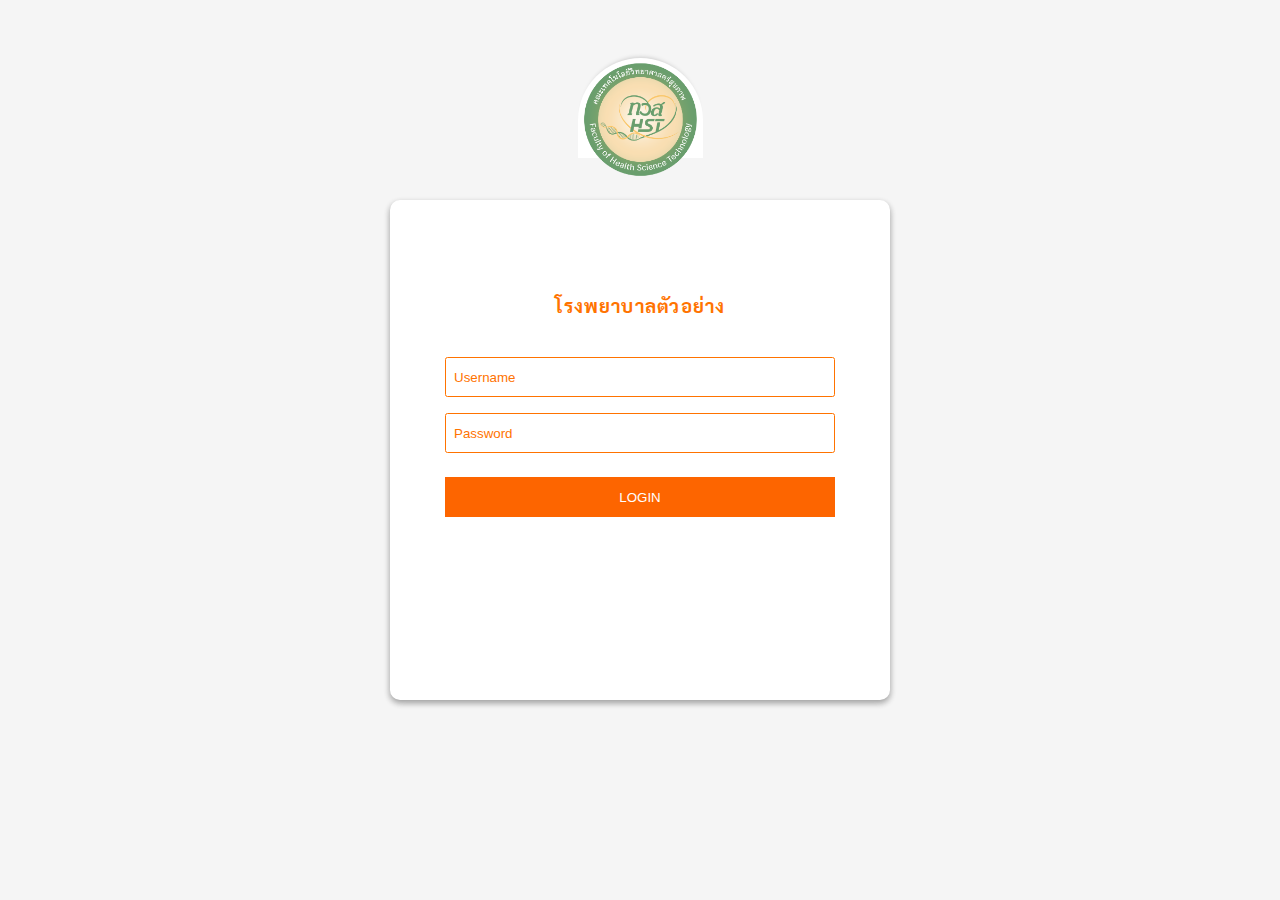
<file: login_hospital/index.html>
<!DOCTYPE html>
<html lang="en">
  <head>
    <meta charset="UTF-8" />
    <meta http-equiv="X-UA-Compatible" content="IE=edge" />
    <meta name="viewport" content="width=device-width, initial-scale=1.0" />
    <link rel="stylesheet" href="main.css" />
    <link rel="preconnect" href="https://fonts.gstatic.com" />
    <link
      href="https://fonts.googleapis.com/css2?family=Sarabun&display=swap"
      rel="stylesheet"
    />
    <title>Login</title>
  </head>
  <body>
    <div class="container">
      <div class="containercard">
        <div class="logo">
          <img src="admin.png" width="150" height="150" />
        </div>
        <div class="half-circle"></div>
        <div class="box-login">
          <div class="login-title">
            <h3>โรงพยาบาลตัวอย่าง</h3>
          </div>
          <div class="login-form">
            <form>
              <div class="login-input">
                <input
                  class="input-01"
                  type="text"
                  name="username"
                  placeholder="Username"
                />
              </div>
              <div>
                <input
                  class="input-01"
                  type="password"
                  name="password"
                  placeholder="Password"
                />
              </div>
            </form>

            <button class="btn" type="submit">LOGIN</button>
          </div>
        </div>
      </div>
    </div>
  </body>
</html>
</file>
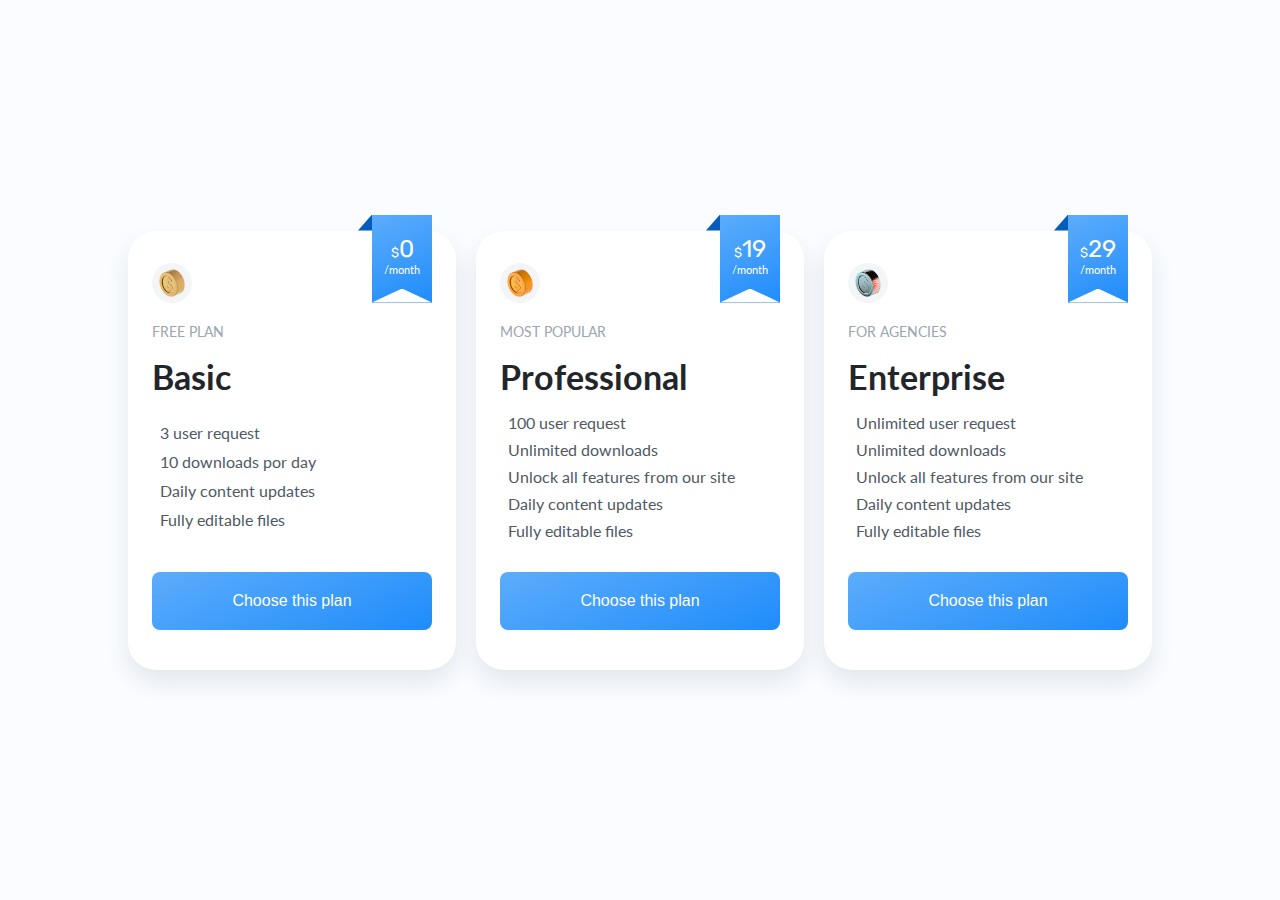
<file: Responsive Pricing Card Table/index.html>
<!DOCTYPE html>
<html lang="en">
  <head>
    <meta charset="UTF-8" />
    <meta http-equiv="X-UA-Compatible" content="IE=edge" />
    <meta name="viewport" content="width=device-width, initial-scale=1.0" />
    <!-- ==================== CSS ==================== -->
    <link rel="stylesheet" href="assets/css/main.css" />
    <!-- ==================== UNICONS ==================== -->
    <link
      rel="stylesheet"
      href="https://unicons.iconscout.com/release/v4.0.0/css/line.css"
    />
    <title>Document</title>
  </head>
  <body>
    <section class="card container grid">
      <div class="card__container grid">
        <!-- ==================== CARD 1 ==================== -->
        <article class="card__content grid">
          <div class="card__pricing">
            <div class="card__pricing-number">
              <span class="card__pricing-symbol">$</span>0
            </div>
            <span class="card__pricing-month">/month</span>
          </div>

          <header class="card__header">
            <div class="card__header-circle grid">
              <img
                src="assets/images/free-coin.png"
                alt=""
                class="card__header-img"
              />
            </div>
            <span class="card__header-subtitle"> Free plan </span>
            <h1 class="card__header-title">Basic</h1>
          </header>

          <ul class="card__list grid">
            <li class="card__list-item">
              <i class="uil uil-check card__list-icon"></i>
              <p class="card__list-description">3 user request</p>
            </li>
            <li class="card__list-item">
              <i class="uil uil-check card__list-icon"></i>
              <p class="card__list-description">10 downloads por day</p>
            </li>
            <li class="card__list-item">
              <i class="uil uil-check card__list-icon"></i>
              <p class="card__list-description">Daily content updates</p>
            </li>
            <li class="card__list-item">
              <i class="uil uil-check card__list-icon"></i>
              <p class="card__list-description">Fully editable files</p>
            </li>
          </ul>

          <button class="card__button">Choose this plan</button>
        </article>

        <!-- ==================== CARD 2 ==================== -->
        <article class="card__content grid">
          <div class="card__pricing">
            <div class="card__pricing-number">
              <span class="card__pricing-symbol">$</span>19
            </div>
            <span class="card__pricing-month">/month</span>
          </div>

          <header class="card__header">
            <div class="card__header-circle grid">
              <img
                src="assets/images/pro-coin.png"
                alt=""
                class="card__header-img"
              />
            </div>
            <span class="card__header-subtitle">Most popular</span>
            <h1 class="card__header-title">Professional</h1>
          </header>

          <ul class="card__list grid">
            <li class="card__list-item">
              <i class="uil uil-check card__list-icon"></i>
              <p class="card__list-description">100 user request</p>
            </li>
            <li class="card__list-item">
              <i class="uil uil-check card__list-icon"></i>
              <p class="card__list-description">Unlimited downloads</p>
            </li>
            <li class="card__list-item">
              <i class="uil uil-check card__list-icon"></i>
              <p class="card__list-description">
                Unlock all features from our site
              </p>
            </li>
            <li class="card__list-item">
              <i class="uil uil-check card__list-icon"></i>
              <p class="card__list-description">Daily content updates</p>
            </li>
            <li class="card__list-item">
              <i class="uil uil-check card__list-icon"></i>
              <p class="card__list-description">Fully editable files</p>
            </li>
          </ul>

          <button class="card__button">Choose this plan</button>
        </article>

        <!-- ==================== CARD 3 ==================== -->
        <article class="card__content grid">
          <div class="card__pricing">
            <div class="card__pricing-number">
              <span class="card__pricing-symbol">$</span>29
            </div>
            <span class="card__pricing-month">/month</span>
          </div>

          <header class="card__header">
            <div class="card__header-circle grid">
              <img
                src="assets/images/enterprise-coin.png"
                alt=""
                class="card__header-img"
              />
            </div>
            <span class="card__header-subtitle">For agencies</span>
            <h1 class="card__header-title">Enterprise</h1>
          </header>

          <ul class="card__list grid">
            <li class="card__list-item">
              <i class="uil uil-check card__list-icon"></i>
              <p class="card__list-description">Unlimited user request</p>
            </li>
            <li class="card__list-item">
              <i class="uil uil-check card__list-icon"></i>
              <p class="card__list-description">Unlimited downloads</p>
            </li>
            <li class="card__list-item">
              <i class="uil uil-check card__list-icon"></i>
              <p class="card__list-description">
                Unlock all features from our site
              </p>
            </li>
            <li class="card__list-item">
              <i class="uil uil-check card__list-icon"></i>
              <p class="card__list-description">Daily content updates</p>
            </li>
            <li class="card__list-item">
              <i class="uil uil-check card__list-icon"></i>
              <p class="card__list-description">Fully editable files</p>
            </li>
          </ul>

          <button class="card__button">Choose this plan</button>
        </article>
      </div>
    </section>
  </body>
</html>
</file>
<file: login_hospital/main.css>
* {
  padding: 0;
  margin: 0;
  box-sizing: border-box;
}

body {
  font-family: "Sarabun", sans-serif;
  background-color: whitesmoke;
}

.container {
  position: relative;
  padding: 0 1.5rem;
}

.containercard {
  display: flex;
  justify-content: center;
  align-items: center;
  height: 100vh;
}

.box-login {
  width: 500px;
  height: 500px;
  padding: 77px 55px 33px;
  background-color: #fff;
  border-radius: 10px;
  box-shadow: rgba(0, 0, 0, 0.16) 0px 3px 6px, rgba(0, 0, 0, 0.23) 0px 3px 6px;
}

.logo {
  position: absolute;
  top: 40px;
  z-index: 9;
}

.half-circle {
  top: 58px;
  position: absolute;
  width: 125px;
  height: 100px;
  box-shadow: 0 -5px 5px -5px rgba(0, 0, 0, 0.23);
  background-color: #fff;
  border-top-left-radius: 100px;
  border-top-right-radius: 100px;
  border-bottom: 0;

  -webkit-box-sizing: border-box;
  -moz-box-sizing: border-box;
  box-sizing: border-box;
  z-index: 0;
}

.login-title {
  text-align: center;
  letter-spacing: 0.5px;
  color: rgb(255, 115, 0);
  margin-top: 1rem;
}

.login-form {
  text-align: center;
  margin-top: 2.5rem;
}

.login-input {
  padding-bottom: 1rem;
}

.input-01 {
  width: 100%;
  height: 2.5rem;
  border-radius: 2.5px;
  border: 1px solid rgb(255, 115, 0);
  padding-left: 0.5rem;
}

.input-01:focus {
  outline: none !important;
  border: 1px solid rgb(255, 115, 0);
}

.input-01::placeholder {
  color: rgb(255, 115, 0);
}

.btn {
  height: 2.5rem;
  width: 100%;
  margin-top: 1.5rem;
  background-color: rgb(253, 101, 0);
  color: #fff;
  cursor: pointer;
  border: 0;
}

.btn:hover {
  background-color: rgb(243, 128, 51);
}

/* .logo::before {
  /* box-shadow: rgba(0, 0, 0, 0.16) 0px 3px 6px, rgba(0, 0, 0, 0.23) 0px 3px 6px;
  top: 15px;
  content: "";
  position: absolute;
  bottom: -25rem;
  left: 50%;
  transform: translateX(-50%);
  background-color: #fff;
  height: 150px;
  width: 150px;
  border-radius: 50%;
  z-index: 9; */
/* content: ""; */
/* width: 200px;
  height: 100px; */
/* }  */
</file>
<file: Responsive Pricing Card Table/assets/css/main.css>
/*==================== googlefont ====================*/
@import url("https://fonts.googleapis.com/css2?family=Lato:wght@400;700&family=Rubik&display=swap");

/*==================== VARIABLES CSS ====================*/
:root {
  /*========== Colors ==========*/
  /* Change favorite color - Blue 210 - Purple 250 - Green 142 - Pink 340*/
  --hue-color: 210;

  /* HSL color mode */
  --first-color: hsl(var(--hue-color), 96%, 54%);
  --first-color-light: hsl(var(--hue-color), 96%, 69%);
  --first-color-alt: hsl(var(--hue-color), 96%, 37%);
  --first-color-lighter: hsl(var(--hue-color), 14%, 96%);
  --title-color: hsl(var(--hue-color), 12%, 15%);
  --text-color: hsl(var(--hue-color), 12%, 35%);
  --text-color-light: hsl(var(--hue-color), 12%, 65%);
  --white-color: #fff;
  --body-color: hsl(var(--hue-color), 100%, 99%);
  --container-color: #fff;

  /*========== Font and typography ==========*/
  --body-font: "Lato", sans-serif;
  --pricing-font: "Rubik", sans-serif;
  --biggest-font-size: 1.75rem;
  --normal-font-size: 0.938rem;
  --h2-font-size: 1.25rem;
  --small-font-size: 0.813rem;
  --smaller-font-size: 0.75rem;
  --tiny-font-size: 0.625rem;

  /*========== Margenes Bottom ==========*/
  --mb-0-25: 0.25rem;
  --mb-0-5: 0.5rem;
  --mb-1: 1rem;
  --mb-1-25: 1.25rem;
  --mb-1-5: 1.5rem;
  --mb-2: 2rem;
}

@media screen and (min-width: 968px) {
  :root {
    --biggest-font-size: 2.125rem;
    --h2-font-size: 1.5rem;
    --normal-font-size: 1rem;
    --small-font-size: 0.875rem;
    --smaller-font-size: 0.813rem;
    --tiny-font-size: 0.688rem;
  }
}

/*==================== BASE ====================*/
* {
  box-sizing: border-box;
  padding: 0;
  margin: 0;
}

body {
  font-family: var(--body-font);
  font-size: var(--normal-font-size);
  background-color: var(--body-color);
  color: var(--text-color);
}

ul {
  list-style: none;
}

img {
  max-width: 100%;
  height: auto;
}

/*==================== REUSABLE CSS CLASSES ====================*/
.container {
  max-width: 1024px;
  margin-left: var(--mb-1-5);
  margin-right: var(--mb-1-5);
}

.grid {
  display: grid;
}

/*==================== CARD PRICING ====================*/
.card {
  padding: 3rem 0;
}

.card__container {
  gap: 3rem 1.25rem;
}

.card__content {
  position: relative;
  background-color: var(--container-color);
  padding: 2rem 1.5rem 2.5rem;
  border-radius: 1.75rem;
  box-shadow: 0 12px 24px hsla(var(--hue-color), 61%, 16%, 0.1);
  transition: 0.4s;
}

.card__content:hover {
  box-shadow: 0 16px 24px hsla(var(--hue-color), 61%, 16%, 0.15);
}

.card__header-img {
  width: 30px;
  height: 30px;
}

.card__header-circle {
  width: 40px;
  height: 40px;
  background-color: var(--first-color-lighter);
  border-radius: 50%;
  margin-bottom: var(--mb-1);
  place-items: center;
}

.card__header-subtitle {
  display: block;
  font-size: var(--small-font-size);
  color: var(--text-color-light);
  text-transform: uppercase;
  margin-bottom: var(--mb-1);
}

.card__header-title {
  font-size: var(--biggest-font-size);
  color: var(--title-color);
  margin-bottom: var(--mb-1);
}

.card__pricing {
  position: absolute;
  background: linear-gradient(
    157deg,
    var(--first-color-light) -12%,
    var(--first-color) 109%
  );
  width: 60px;
  height: 88px;
  right: 1.5rem;
  top: -1rem;
  padding-top: 1.25rem;
  text-align: center;
}

.card__pricing-number {
  font-family: var(--pricing-font);
}

.card__pricing-symbol {
  font-size: var(--smaller-font-size);
}

.card__pricing-number {
  font-size: var(--h2-font-size);
}

.card__pricing-month {
  display: block;
  font-size: var(--tiny-font-size);
}

.card__pricing-number,
.card__pricing-month {
  color: var(--white-color);
}

.card__pricing::after,
.card__pricing::before {
  content: "";
  position: absolute;
}

.card__pricing::after {
  width: 100%;
  height: 14px;
  background-color: var(--white-color);
  left: 0;
  bottom: 0;
  clip-path: polygon(0 100%, 50% 0, 100% 100%);
}

.card__pricing::before {
  width: 14px;
  height: 16px;
  background-color: var(--first-color-alt);
  top: 0;
  left: -14px;
  clip-path: polygon(0 100%, 100% 0, 100% 100%);
}

.card__list {
  row-gap: 0.5rem;
  margin-bottom: var(--mb-2);
}

.card__list-item {
  display: flex;
  align-items: center;
}

.card__list-icon {
  font-size: 1.5rem;
  color: var(--first-color);
  margin-right: var(--mb-0-5);
}

.card__button {
  padding: 1.25rem;
  border: none;
  font-size: var(--normal-font-size);
  border-radius: 0.5rem;
  background: linear-gradient(
    157deg,
    var(--first-color-light) -12%,
    var(--first-color) 109%
  );
  color: var(--white-color);
  cursor: pointer;
  transition: 0.4s;
}

.card__button:hover {
  box-shadow: 0 12px 24px hsla(var(--hue-color), 97%, 54%, 0.2);
}

/*==================== MEDIA QUERIES ====================*/
/* For small devices */
@media screen and (max-width: 320px) {
  .container {
    margin-left: var(--mb-1);
    margin-right: var(--mb-1);
  }
  .card__content {
    padding: 2rem 1.25rem;
    border-radius: 1rem;
  }
}

/* For medium devices */
@media screen and (min-width: 568px) {
  .card__container {
    grid-template-columns: repeat(2, 1fr);
  }
  /* /* .card__content {
    grid-template-rows: repeat(2, max-content);
  } */
  .card__button {
    align-self: flex-end;
  }
}

@media screen and (min-width: 968px) {
  .container {
    margin-left: auto;
    margin-right: auto;
  }
  .card {
    height: 100vh;
    align-items: center;
  }
  .card__container {
    grid-template-columns: repeat(3, 1fr);
  }
  .card__header-circle {
    margin-bottom: var(--mb-1-25);
  }
  .card__header-subtitle {
    font-size: var(--small-font-size);
  }
}
</file>
